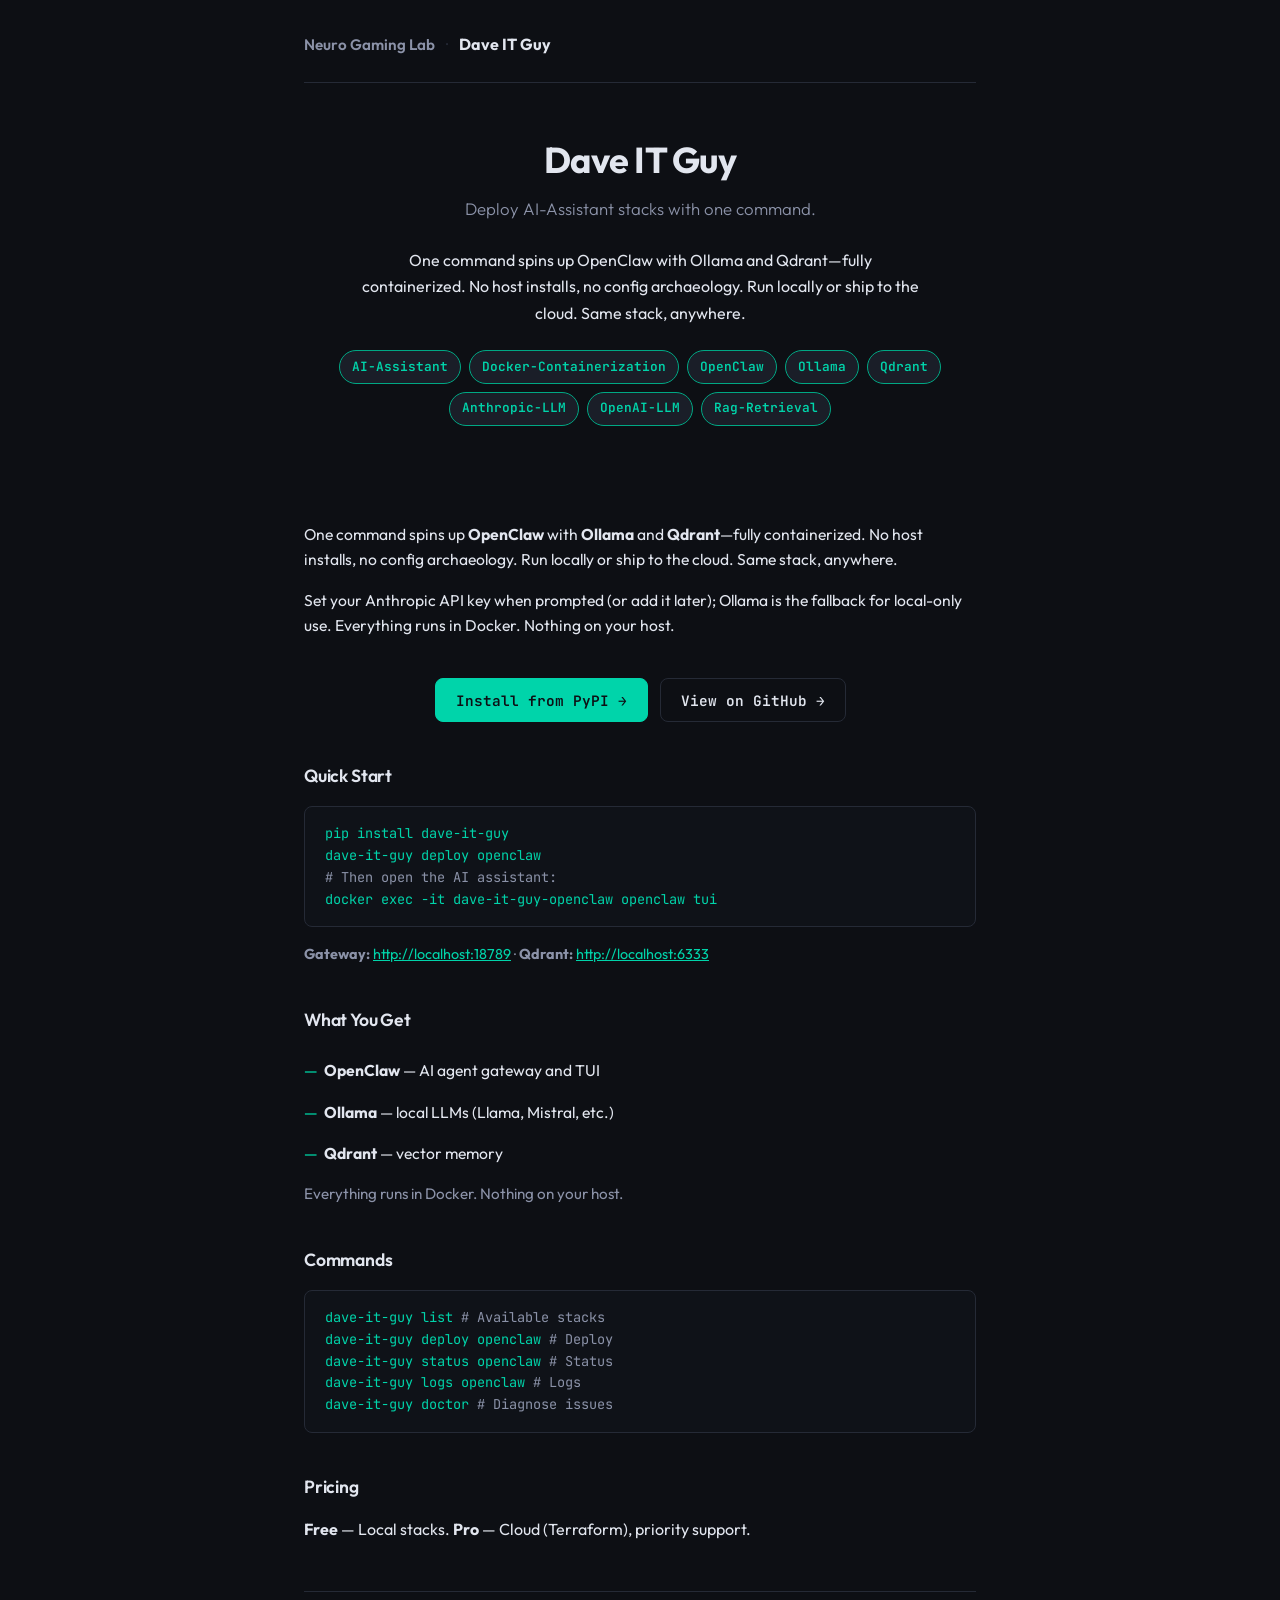
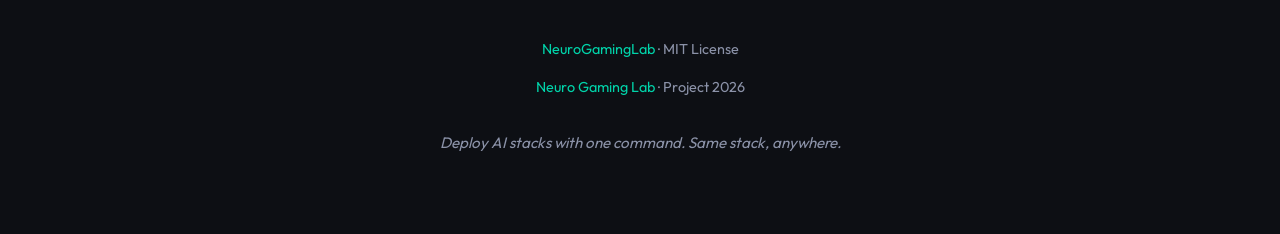
<file: index.html>
<!DOCTYPE html>
<html lang="en">
<head>
  <meta charset="UTF-8" />
  <meta name="viewport" content="width=device-width, initial-scale=1.0" />
  <title>Dave IT Guy — Neuro Gaming Lab</title>
  <link rel="preconnect" href="https://fonts.googleapis.com" />
  <link rel="preconnect" href="https://fonts.gstatic.com" crossorigin />
  <link href="https://fonts.googleapis.com/css2?family=JetBrains+Mono:wght@400;600&family=Outfit:wght@300;400;600;700&display=swap" rel="stylesheet" />
  <style>
    :root {
      --bg: #0d0f14;
      --bg-elevated: #14171f;
      --text: #e2e6ef;
      --text-muted: #8b92a8;
      --accent: #00d4aa;
      --accent-dim: #00a884;
      --border: #252a36;
      --pill-bg: #1a1e28;
      --code-bg: #0f1218;
      --link: #00d4aa;
      --link-hover: #00f0c0;
    }

    * {
      box-sizing: border-box;
    }

    html {
      scroll-behavior: smooth;
    }

    body {
      margin: 0;
      font-family: 'Outfit', -apple-system, sans-serif;
      background: var(--bg);
      color: var(--text);
      line-height: 1.6;
      font-weight: 400;
      -webkit-font-smoothing: antialiased;
    }

    .wrap {
      max-width: 720px;
      margin: 0 auto;
      padding: 0 1.5rem 4rem;
    }

    /* Header */
    header {
      padding: 2rem 0 1.5rem;
      border-bottom: 1px solid var(--border);
    }

    header a {
      color: var(--text-muted);
      text-decoration: none;
      font-weight: 600;
      font-size: 0.95rem;
    }

    header a:hover {
      color: var(--accent);
    }

    .brand {
      font-weight: 700;
      color: var(--text);
    }

    .sep {
      color: var(--border);
      margin: 0 0.5rem;
      font-weight: 400;
    }

    /* Hero */
    .hero {
      padding: 3rem 0 2rem;
      text-align: center;
    }

    .hero h1 {
      font-family: 'Outfit', sans-serif;
      font-size: clamp(1.75rem, 4vw, 2.25rem);
      font-weight: 700;
      margin: 0 0 0.5rem;
      letter-spacing: -0.02em;
      color: var(--text);
    }

    .hero .tagline {
      font-size: 1.05rem;
      color: var(--text-muted);
      margin: 0 0 1.5rem;
      font-weight: 300;
    }

    .hero .lead {
      font-size: 1rem;
      color: var(--text);
      max-width: 560px;
      margin: 0 auto 1.5rem;
      line-height: 1.65;
    }

    /* Pills */
    .pills {
      display: flex;
      flex-wrap: wrap;
      justify-content: center;
      gap: 0.5rem;
      margin: 1.5rem 0 2rem;
    }

    .pill {
      font-family: 'JetBrains Mono', monospace;
      font-size: 0.8rem;
      font-weight: 600;
      padding: 0.35rem 0.75rem;
      background: var(--pill-bg);
      border: 1px solid var(--border);
      border-radius: 999px;
      color: var(--text-muted);
    }

    .pill.accent {
      border-color: var(--accent-dim);
      color: var(--accent);
    }

    /* Paragraph block */
    .intro {
      margin: 2rem 0 2.5rem;
    }

    .intro p {
      margin: 0 0 1rem;
      color: var(--text);
      font-size: 0.98rem;
    }

    .intro p:last-child {
      margin-bottom: 0;
    }

    /* CTAs */
    .ctas {
      display: flex;
      flex-wrap: wrap;
      gap: 0.75rem;
      justify-content: center;
      margin: 2rem 0 2.5rem;
    }

    .btn {
      display: inline-block;
      font-family: 'JetBrains Mono', monospace;
      font-size: 0.9rem;
      font-weight: 600;
      padding: 0.6rem 1.25rem;
      border-radius: 8px;
      text-decoration: none;
      transition: background 0.2s, color 0.2s, border-color 0.2s;
    }

    .btn-primary {
      background: var(--accent);
      color: var(--bg);
      border: 1px solid var(--accent);
    }

    .btn-primary:hover {
      background: var(--link-hover);
      border-color: var(--link-hover);
      color: var(--bg);
    }

    .btn-secondary {
      background: transparent;
      color: var(--text);
      border: 1px solid var(--border);
    }

    .btn-secondary:hover {
      border-color: var(--accent-dim);
      color: var(--accent);
    }

    /* Sections */
    section {
      margin: 2.5rem 0;
    }

    section h2 {
      font-size: 1.1rem;
      font-weight: 600;
      color: var(--text);
      margin: 0 0 1rem;
      letter-spacing: -0.01em;
    }

    .features {
      list-style: none;
      padding: 0;
      margin: 0;
    }

    .features li {
      padding: 0.5rem 0;
      padding-left: 1.25rem;
      position: relative;
      color: var(--text);
      font-size: 0.98rem;
    }

    .features li::before {
      content: '—';
      position: absolute;
      left: 0;
      color: var(--accent-dim);
      font-weight: 600;
    }

    .features li strong {
      color: var(--text);
    }

    /* Code block */
    .code-block {
      font-family: 'JetBrains Mono', monospace;
      font-size: 0.85rem;
      background: var(--code-bg);
      border: 1px solid var(--border);
      border-radius: 8px;
      padding: 1rem 1.25rem;
      overflow-x: auto;
      margin: 1rem 0;
      color: var(--text);
    }

    .code-block .comment {
      color: var(--text-muted);
    }

    .code-block .cmd {
      color: var(--accent);
    }

    /* Footer */
    footer {
      margin-top: 3rem;
      padding-top: 2rem;
      border-top: 1px solid var(--border);
      text-align: center;
      font-size: 0.9rem;
      color: var(--text-muted);
    }

    footer a {
      color: var(--link);
      text-decoration: none;
    }

    footer a:hover {
      color: var(--link-hover);
      text-decoration: underline;
    }

    footer .credit {
      margin: 0.5rem 0 0;
    }

    .closing {
      margin-top: 2rem;
      font-style: italic;
      color: var(--text-muted);
      font-size: 0.95rem;
    }
  </style>
</head>
<body>
  <div class="wrap">
    <header>
      <a href="https://neurogaminglab.github.io/Neuro-Gaming-Lab/">Neuro Gaming Lab</a>
      <span class="sep">·</span>
      <span class="brand">Dave IT Guy</span>
    </header>

    <div class="hero">
      <h1>Dave IT Guy</h1>
      <p class="tagline">Deploy AI-Assistant stacks with one command.</p>
      <p class="lead">
        One command spins up OpenClaw with Ollama and Qdrant—fully containerized. No host installs, no config archaeology. Run locally or ship to the cloud. Same stack, anywhere.
      </p>
      <div class="pills">
        <span class="pill accent">AI-Assistant</span>
        <span class="pill accent">Docker-Containerization</span>
        <span class="pill accent">OpenClaw</span>
        <span class="pill accent">Ollama</span>
        <span class="pill accent">Qdrant</span>
        <span class="pill accent">Anthropic-LLM</span>
        <span class="pill accent">OpenAI-LLM</span>
        <span class="pill accent">Rag-Retrieval</span>
      </div>
    </div>

    <div class="intro">
      <p>
        One command spins up <strong>OpenClaw</strong> with <strong>Ollama</strong> and <strong>Qdrant</strong>—fully containerized. No host installs, no config archaeology. Run locally or ship to the cloud. Same stack, anywhere.
      </p>
      <p>
        Set your Anthropic API key when prompted (or add it later); Ollama is the fallback for local-only use. Everything runs in Docker. Nothing on your host.
      </p>
    </div>

    <div class="ctas">
      <a href="https://pypi.org/project/dave-it-guy/" class="btn btn-primary">Install from PyPI →</a>
      <a href="https://github.com/NeuroGamingLab/dave-it-guy" class="btn btn-secondary">View on GitHub →</a>
    </div>

    <section>
      <h2>Quick Start</h2>
      <div class="code-block">
        <span class="cmd">pip install dave-it-guy</span><br />
        <span class="cmd">dave-it-guy deploy openclaw</span><br />
        <span class="comment"># Then open the AI assistant:</span><br />
        <span class="cmd">docker exec -it dave-it-guy-openclaw openclaw tui</span>
      </div>
      <p style="margin: 0; font-size: 0.9rem; color: var(--text-muted);">
        <strong>Gateway:</strong> <a href="http://localhost:18789" style="color: var(--link);">http://localhost:18789</a> · <strong>Qdrant:</strong> <a href="http://localhost:6333" style="color: var(--link);">http://localhost:6333</a>
      </p>
    </section>

    <section>
      <h2>What You Get</h2>
      <ul class="features">
        <li><strong>OpenClaw</strong> — AI agent gateway and TUI</li>
        <li><strong>Ollama</strong> — local LLMs (Llama, Mistral, etc.)</li>
        <li><strong>Qdrant</strong> — vector memory</li>
      </ul>
      <p style="font-size: 0.95rem; color: var(--text-muted); margin: 0.5rem 0 0;">Everything runs in Docker. Nothing on your host.</p>
    </section>

    <section>
      <h2>Commands</h2>
      <div class="code-block">
        <span class="cmd">dave-it-guy list</span>              <span class="comment"># Available stacks</span><br />
        <span class="cmd">dave-it-guy deploy openclaw</span>   <span class="comment"># Deploy</span><br />
        <span class="cmd">dave-it-guy status openclaw</span>   <span class="comment"># Status</span><br />
        <span class="cmd">dave-it-guy logs openclaw</span>     <span class="comment"># Logs</span><br />
        <span class="cmd">dave-it-guy doctor</span>            <span class="comment"># Diagnose issues</span>
      </div>
    </section>

    <section>
      <h2>Pricing</h2>
      <p style="margin: 0; color: var(--text);">
        <strong>Free</strong> — Local stacks. <strong>Pro</strong> — Cloud (Terraform), priority support.
      </p>
    </section>

    <footer>
      <p><a href="https://github.com/NeuroGamingLab">NeuroGamingLab</a> · MIT License</p>
      <p class="credit">
        <a href="https://neurogaminglab.github.io/Neuro-Gaming-Lab/">Neuro Gaming Lab</a> · Project 2026
      </p>
      <p class="closing">Deploy AI stacks with one command. Same stack, anywhere.</p>
    </footer>
  </div>
</body>
</html>
</file>
